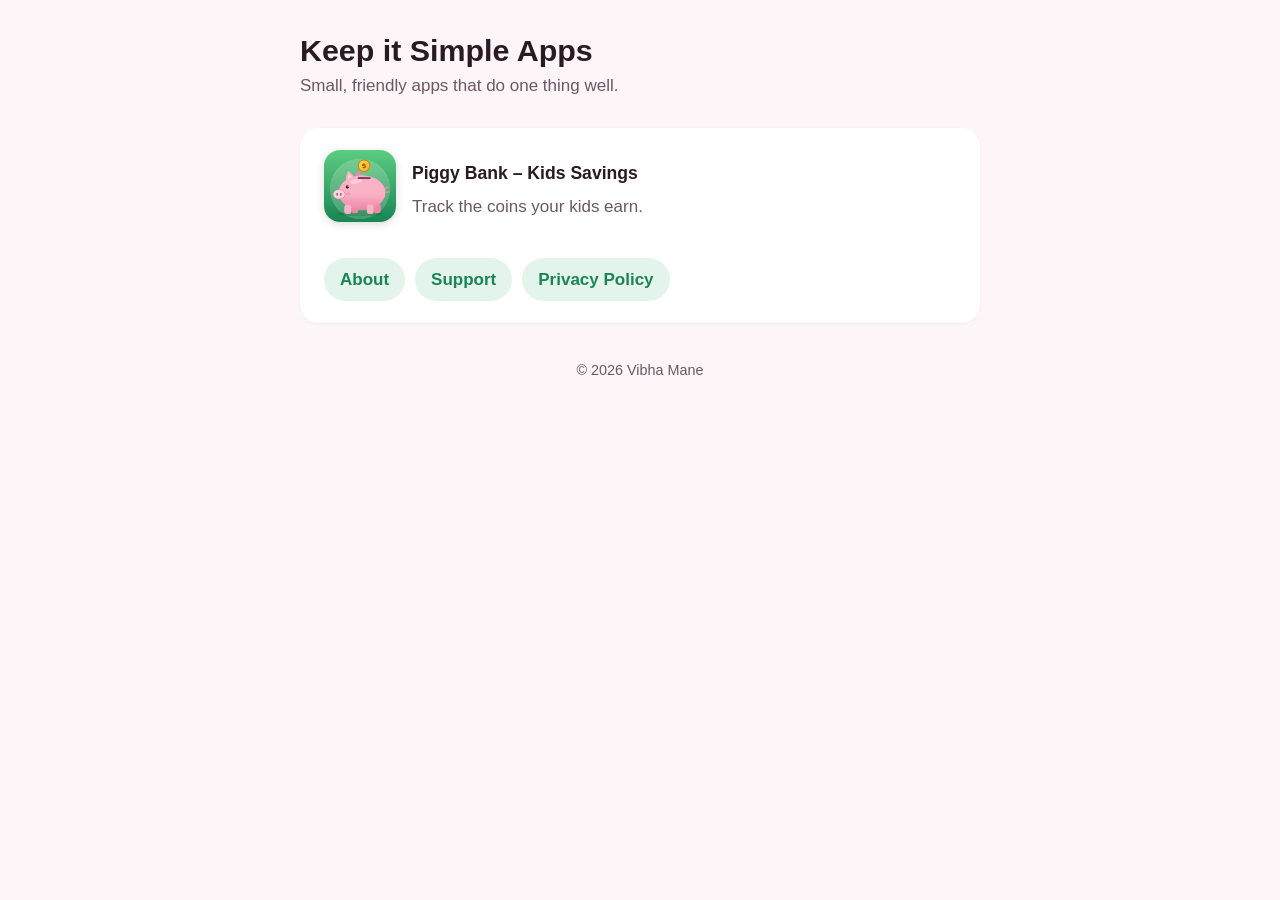
<file: index.html>
<!doctype html>
<html lang="en">
<head>
<meta charset="utf-8">
<meta name="viewport" content="width=device-width, initial-scale=1">
<title>Keep it Simple Apps</title>
<link rel="stylesheet" href="/style.css">
</head>
<body>
<main>
  <header>
    <div>
      <h1>Keep it Simple Apps</h1>
      <p class="subtitle">Small, friendly apps that do one thing well.</p>
    </div>
  </header>

  <section class="card">
    <header>
      <a href="/piggybank/"><img src="/piggybank/icon.png" alt=""></a>
      <div>
        <h2><a href="/piggybank/">Piggy Bank – Kids Savings</a></h2>
        <p class="subtitle">Track the coins your kids earn.</p>
      </div>
    </header>
    <div class="links">
      <a href="/piggybank/">About</a>
      <a href="/piggybank/support/">Support</a>
      <a href="/piggybank/privacy/">Privacy Policy</a>
    </div>
  </section>

  <footer>© 2026 Vibha Mane</footer>
</main>
</body>
</html>
</file>
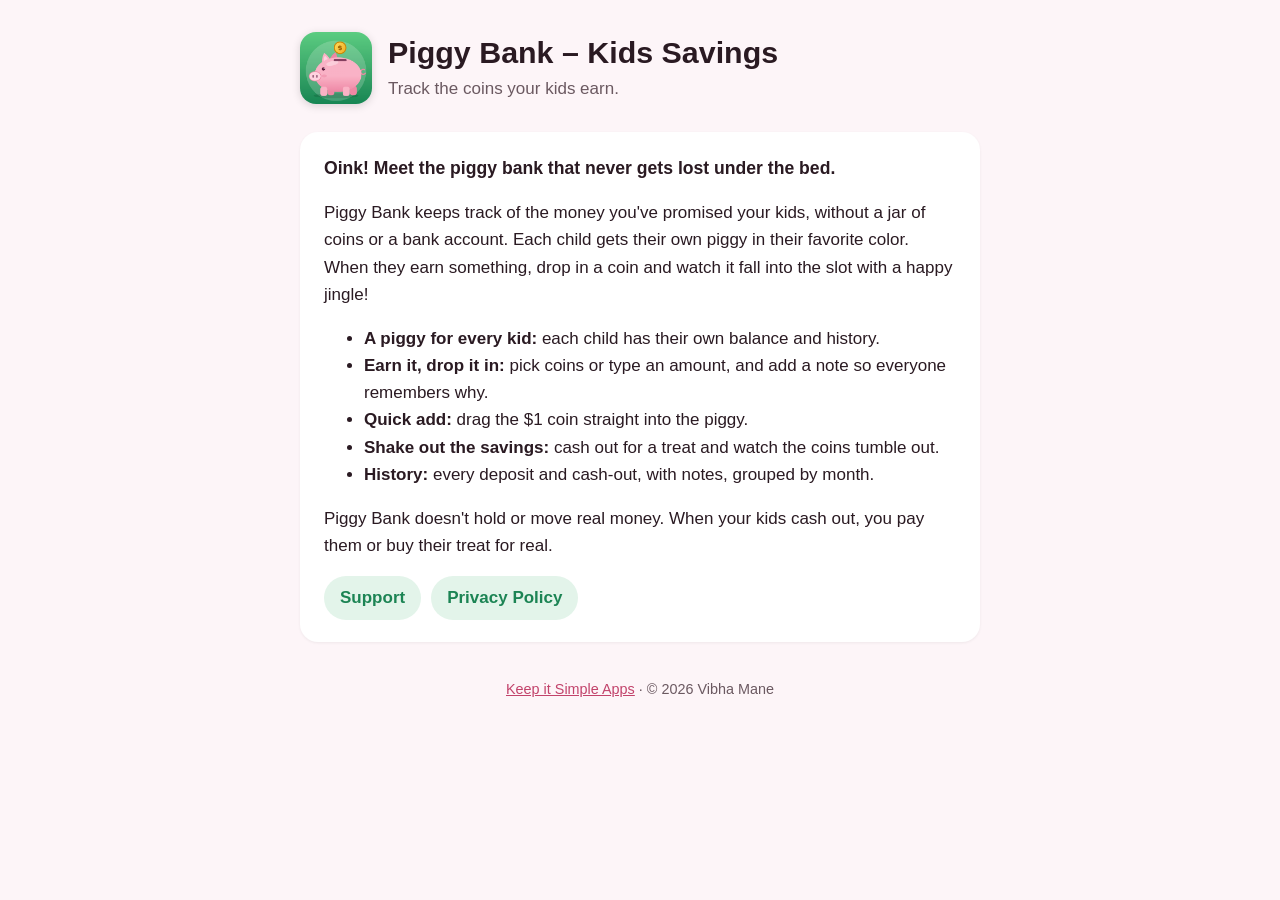
<file: piggybank/index.html>
<!doctype html>
<html lang="en">
<head>
<meta charset="utf-8">
<meta name="viewport" content="width=device-width, initial-scale=1">
<title>Piggy Bank – Kids Savings</title>
<link rel="stylesheet" href="/style.css">
</head>
<body>
<main>
  <header>
    <img src="/piggybank/icon.png" alt="Piggy Bank app icon">
    <div>
      <h1>Piggy Bank – Kids Savings</h1>
      <p class="subtitle">Track the coins your kids earn.</p>
    </div>
  </header>

  <section class="card">
    <h2>Oink! Meet the piggy bank that never gets lost under the bed.</h2>
    <p>Piggy Bank keeps track of the money you've promised your kids, without a jar of coins or a bank account. Each child gets their own piggy in their favorite color. When they earn something, drop in a coin and watch it fall into the slot with a happy jingle!</p>
    <ul>
      <li><strong>A piggy for every kid:</strong> each child has their own balance and history.</li>
      <li><strong>Earn it, drop it in:</strong> pick coins or type an amount, and add a note so everyone remembers why.</li>
      <li><strong>Quick add:</strong> drag the $1 coin straight into the piggy.</li>
      <li><strong>Shake out the savings:</strong> cash out for a treat and watch the coins tumble out.</li>
      <li><strong>History:</strong> every deposit and cash-out, with notes, grouped by month.</li>
    </ul>
    <p>Piggy Bank doesn't hold or move real money. When your kids cash out, you pay them or buy their treat for real.</p>
    <div class="links">
      <a href="/piggybank/support/">Support</a>
      <a href="/piggybank/privacy/">Privacy Policy</a>
    </div>
  </section>

  <footer><a href="/">Keep it Simple Apps</a> · © 2026 Vibha Mane</footer>
</main>
</body>
</html>
</file>
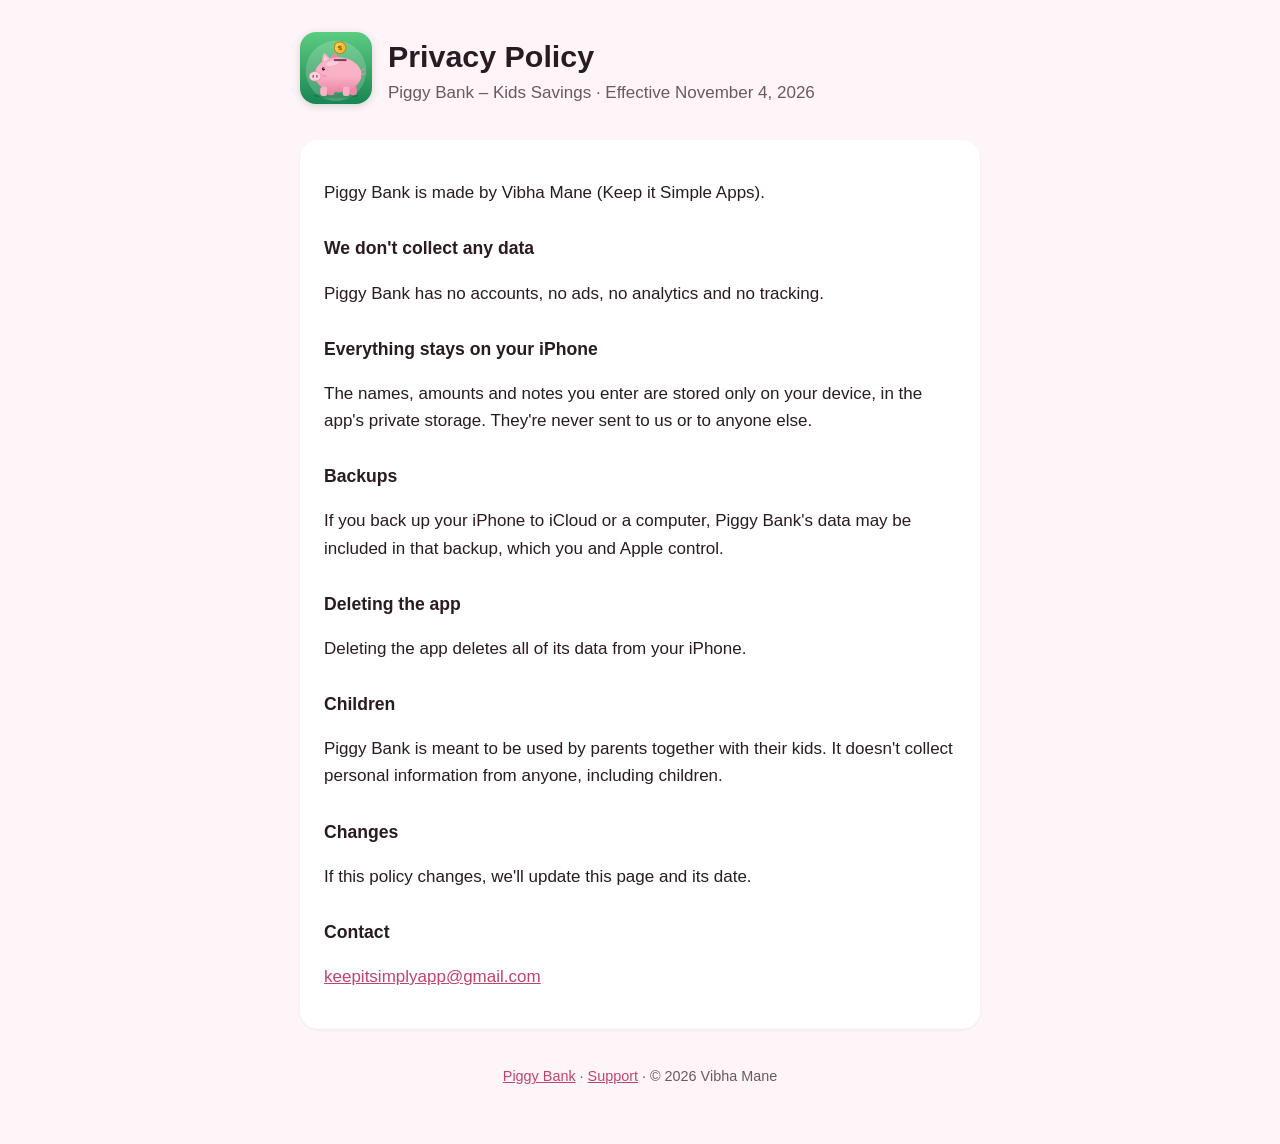
<file: piggybank/privacy/index.html>
<!doctype html>
<html lang="en">
<head>
<meta charset="utf-8">
<meta name="viewport" content="width=device-width, initial-scale=1">
<title>Privacy Policy – Piggy Bank – Kids Savings</title>
<link rel="stylesheet" href="/style.css">
</head>
<body>
<main>
  <header>
    <a href="/piggybank/"><img src="/piggybank/icon.png" alt="Piggy Bank app icon"></a>
    <div>
      <h1>Privacy Policy</h1>
      <p class="subtitle">Piggy Bank – Kids Savings · Effective November 4, 2026</p>
    </div>
  </header>

  <section class="card">
    <p>Piggy Bank is made by Vibha Mane (Keep it Simple Apps).</p>

    <h2>We don't collect any data</h2>
    <p>Piggy Bank has no accounts, no ads, no analytics and no tracking.</p>

    <h2>Everything stays on your iPhone</h2>
    <p>The names, amounts and notes you enter are stored only on your device, in the app's private storage. They're never sent to us or to anyone else.</p>

    <h2>Backups</h2>
    <p>If you back up your iPhone to iCloud or a computer, Piggy Bank's data may be included in that backup, which you and Apple control.</p>

    <h2>Deleting the app</h2>
    <p>Deleting the app deletes all of its data from your iPhone.</p>

    <h2>Children</h2>
    <p>Piggy Bank is meant to be used by parents together with their kids. It doesn't collect personal information from anyone, including children.</p>

    <h2>Changes</h2>
    <p>If this policy changes, we'll update this page and its date.</p>

    <h2>Contact</h2>
    <p><a href="mailto:keepitsimplyapp@gmail.com">keepitsimplyapp@gmail.com</a></p>
  </section>

  <footer><a href="/piggybank/">Piggy Bank</a> · <a href="/piggybank/support/">Support</a> · © 2026 Vibha Mane</footer>
</main>
</body>
</html>
</file>
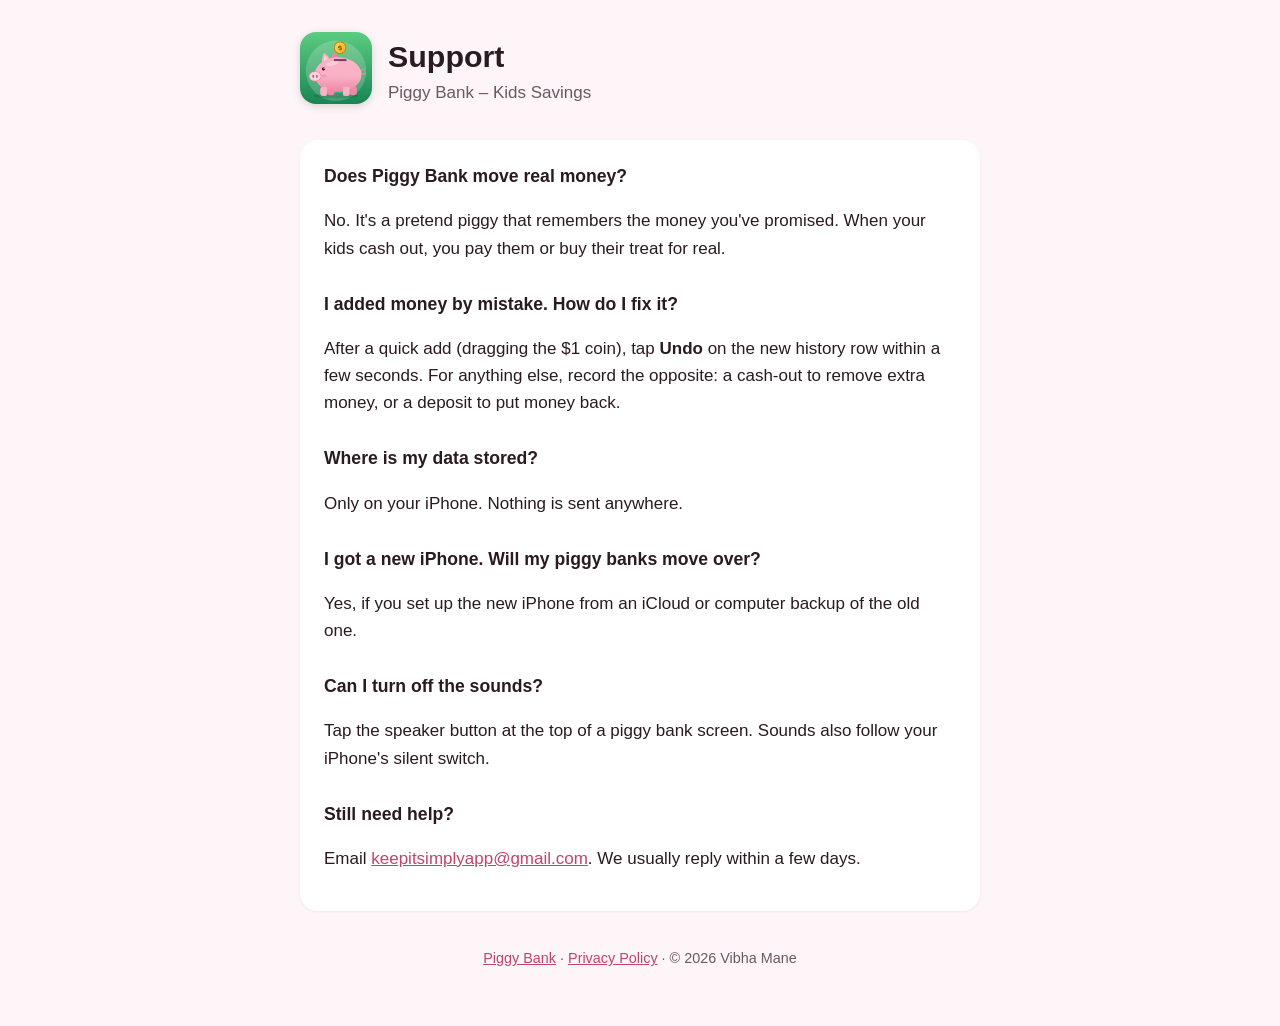
<file: piggybank/support/index.html>
<!doctype html>
<html lang="en">
<head>
<meta charset="utf-8">
<meta name="viewport" content="width=device-width, initial-scale=1">
<title>Support – Piggy Bank – Kids Savings</title>
<link rel="stylesheet" href="/style.css">
</head>
<body>
<main>
  <header>
    <a href="/piggybank/"><img src="/piggybank/icon.png" alt="Piggy Bank app icon"></a>
    <div>
      <h1>Support</h1>
      <p class="subtitle">Piggy Bank – Kids Savings</p>
    </div>
  </header>

  <section class="card">
    <h2>Does Piggy Bank move real money?</h2>
    <p>No. It's a pretend piggy that remembers the money you've promised. When your kids cash out, you pay them or buy their treat for real.</p>

    <h2>I added money by mistake. How do I fix it?</h2>
    <p>After a quick add (dragging the $1 coin), tap <strong>Undo</strong> on the new history row within a few seconds. For anything else, record the opposite: a cash-out to remove extra money, or a deposit to put money back.</p>

    <h2>Where is my data stored?</h2>
    <p>Only on your iPhone. Nothing is sent anywhere.</p>

    <h2>I got a new iPhone. Will my piggy banks move over?</h2>
    <p>Yes, if you set up the new iPhone from an iCloud or computer backup of the old one.</p>

    <h2>Can I turn off the sounds?</h2>
    <p>Tap the speaker button at the top of a piggy bank screen. Sounds also follow your iPhone's silent switch.</p>

    <h2>Still need help?</h2>
    <p>Email <a href="mailto:keepitsimplyapp@gmail.com">keepitsimplyapp@gmail.com</a>. We usually reply within a few days.</p>
  </section>

  <footer><a href="/piggybank/">Piggy Bank</a> · <a href="/piggybank/privacy/">Privacy Policy</a> · © 2026 Vibha Mane</footer>
</main>
</body>
</html>
</file>
<file: style.css>
:root {
  --pink: #f8b0c4;
  --pink-deep: #c2436b;
  --green: #1c8454;
  --green-soft: #e3f4ea;
  --ink: #2a1a22;
  --muted: #6b5961;
  --card: #ffffff;
  --ground: #fdf5f8;
  color-scheme: light;
}

@media (prefers-color-scheme: dark) {
  :root {
    --pink-deep: #f48fb1;
    --green: #6fd3a0;
    --green-soft: #17332a;
    --ink: #f5ecef;
    --muted: #b9a8af;
    --card: #241c20;
    --ground: #171214;
    color-scheme: dark;
  }
}

* { box-sizing: border-box; }

body {
  margin: 0;
  padding: 32px 20px 56px;
  background: var(--ground);
  color: var(--ink);
  font: 17px/1.6 -apple-system, BlinkMacSystemFont, "SF Pro Text", "Segoe UI", Roboto, Helvetica, Arial, sans-serif;
}

main { max-width: 680px; margin: 0 auto; }

header { display: flex; align-items: center; gap: 16px; margin-bottom: 28px; }
header img { width: 72px; height: 72px; border-radius: 16px; box-shadow: 0 2px 8px rgb(0 0 0 / 0.15); }
header a { color: inherit; text-decoration: none; }

h1 { font: 800 1.9rem/1.2 ui-rounded, "SF Pro Rounded", -apple-system, sans-serif; margin: 0; }
h2 { font-size: 1.1rem; margin: 28px 0 6px; }
.subtitle { color: var(--muted); margin: 4px 0 0; }

.card { background: var(--card); border-radius: 18px; padding: 22px 24px; margin: 18px 0; box-shadow: 0 1px 3px rgb(0 0 0 / 0.06); }
.card h2:first-child { margin-top: 0; }

a { color: var(--pink-deep); }
.links { display: flex; flex-wrap: wrap; gap: 10px; margin-top: 14px; }
.links a {
  background: var(--green-soft); color: var(--green); font-weight: 600;
  padding: 8px 16px; border-radius: 999px; text-decoration: none;
}

footer { color: var(--muted); font-size: 0.9rem; margin-top: 36px; text-align: center; }
</file>
